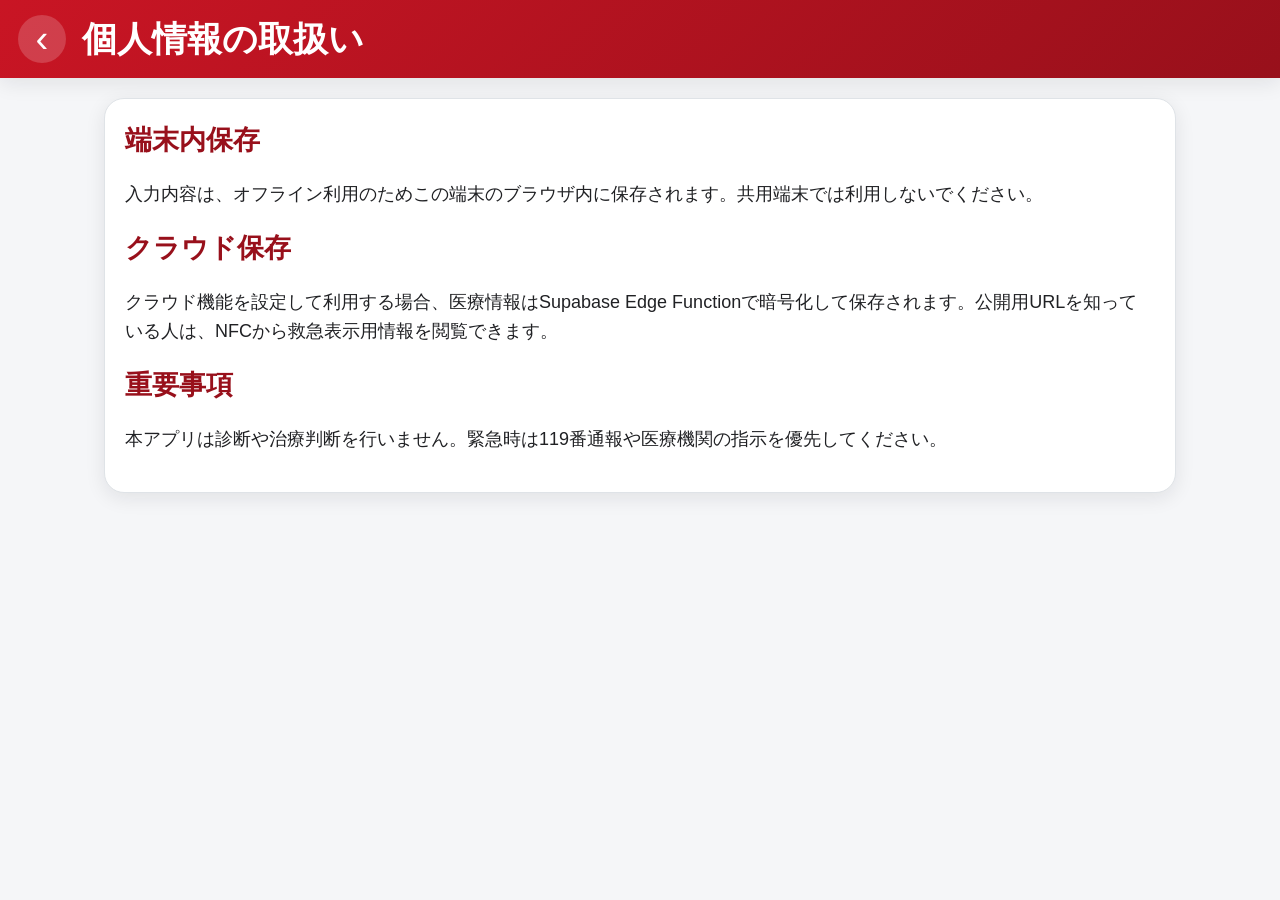
<file: privacy.html>
<!DOCTYPE html><html lang="ja"><head><meta charset="UTF-8"><meta name="viewport" content="width=device-width,initial-scale=1"><title>個人情報の取扱い</title><link rel="stylesheet" href="styles.css"></head><body><header class="app-header compact"><a class="back-link" href="index.html">‹</a><div><h1>個人情報の取扱い</h1></div></header><main class="container"><section class="card"><h2>端末内保存</h2><p>入力内容は、オフライン利用のためこの端末のブラウザ内に保存されます。共用端末では利用しないでください。</p><h2>クラウド保存</h2><p>クラウド機能を設定して利用する場合、医療情報はSupabase Edge Functionで暗号化して保存されます。公開用URLを知っている人は、NFCから救急表示用情報を閲覧できます。</p><h2>重要事項</h2><p>本アプリは診断や治療判断を行いません。緊急時は119番通報や医療機関の指示を優先してください。</p></section></main></body></html>
</file>
<file: styles.css>
:root{
  --red:#c91524;--red-dark:#98101b;--red-soft:#fff0f1;--ink:#202124;--muted:#62666b;
  --line:#dfe3e7;--bg:#f5f6f8;--white:#fff;--shadow:0 5px 20px rgba(20,24,30,.09);
}
*{box-sizing:border-box}html{scroll-behavior:smooth}body{margin:0;background:var(--bg);color:var(--ink);font-family:-apple-system,BlinkMacSystemFont,"Yu Gothic","Hiragino Kaku Gothic ProN",Meiryo,sans-serif;font-size:18px;line-height:1.6}
button,input,select,textarea{font:inherit}button,a,label{touch-action:manipulation}.hidden{display:none!important}
.app-header{background:linear-gradient(135deg,var(--red),var(--red-dark));color:#fff;padding:22px max(18px,env(safe-area-inset-left));display:flex;align-items:center;justify-content:space-between;gap:16px;box-shadow:var(--shadow)}
.app-header.compact{padding-top:max(15px,env(safe-area-inset-top));padding-bottom:15px;justify-content:flex-start}.app-header h1{margin:0;font-size:clamp(1.55rem,4vw,2.2rem);line-height:1.25}.app-header p{margin:3px 0 0;font-weight:750}.header-icon{font-size:3rem;font-weight:900}.back-link{width:48px;height:48px;border-radius:50%;background:rgba(255,255,255,.18);color:#fff;text-decoration:none;display:grid;place-items:center;font-size:2.4rem;line-height:1}
.container{width:min(1100px,100%);margin:0 auto;padding:20px max(14px,env(safe-area-inset-right)) 100px}.setup-container{padding-bottom:130px}.app-footer{padding:18px;text-align:center;color:#555;font-weight:700}
.card,.status-card,.notice,.repeat-card,.display-section{background:#fff;border:1px solid var(--line);border-radius:20px;box-shadow:var(--shadow);padding:20px;margin-bottom:18px}.card h2,.repeat-card h3{margin:0 0 10px;color:var(--red-dark)}.card h3{margin:14px 0 8px}.muted{color:var(--muted)}
.status-card{display:flex;gap:16px;align-items:center}.status-card h2{margin:0}.status-card p{margin:2px 0}.status-dot{width:54px;height:54px;border-radius:50%;background:#bbb;flex:0 0 auto}.status-card.registered .status-dot{background:var(--red);position:relative}.status-card.registered .status-dot:after{content:"✓";color:#fff;font-size:2rem;font-weight:900;position:absolute;inset:0;display:grid;place-items:center}
.home-actions{display:grid;gap:14px;margin-bottom:18px}.action-card{display:flex;align-items:center;gap:16px;text-align:left;width:100%;min-height:94px;border-radius:20px;border:3px solid var(--red);padding:17px 19px;background:#fff;color:var(--red-dark);text-decoration:none;box-shadow:var(--shadow);cursor:pointer}.action-card.primary{background:var(--red);color:#fff}.action-card>span{font-size:2.1rem;min-width:44px;text-align:center}.action-card strong{font-size:1.45rem;display:block}.action-card small{display:block;font-weight:700;margin-top:2px}
.primary-btn,.secondary-btn,.danger-btn{display:inline-flex;align-items:center;justify-content:center;min-height:54px;border-radius:14px;padding:10px 18px;font-weight:900;text-decoration:none;cursor:pointer}.primary-btn{border:2px solid var(--red);background:var(--red);color:#fff}.secondary-btn{border:2px solid var(--red);background:#fff;color:var(--red-dark)}.danger-btn{border:2px solid #111;background:#111;color:#fff}.button-row{display:flex;flex-wrap:wrap;gap:10px}.file-label{cursor:pointer}.danger-zone{border-color:#222}
.notice{border-left:7px solid var(--red);background:#fff}.notice.soft{background:var(--red-soft);box-shadow:none}.cloud-status{padding:10px 12px;background:#f0f2f4;border-radius:12px;font-weight:900}.cloud-status[data-status-type="saved"]{background:#e8f7ed;color:#176331}.cloud-status[data-status-type="error"]{background:#fff0f1;color:#991521}.nfc-url-panel{margin-top:16px;padding:16px;background:#f7f8f9;border-radius:16px}.nfc-url-panel textarea{width:100%}
.two-col,.form-grid{display:grid;grid-template-columns:1fr 1fr;gap:14px 18px}.form-grid .full{grid-column:1/-1}.field,.two-col label{display:block;font-weight:850}.field span,.two-col label{color:#333}.field input,.field select,.field textarea,.two-col input,textarea,select{display:block;width:100%;margin-top:5px;border:2px solid #cfd4d9;border-radius:13px;background:#fff;color:#111;min-height:52px;padding:10px 12px}.field textarea{min-height:100px;resize:vertical}.field input:focus,.field select:focus,.field textarea:focus{border-color:var(--red);outline:3px solid rgba(201,21,36,.13)}.help-text{font-size:.94rem;color:#60646a;font-weight:650}.required{color:var(--red);font-weight:900}
.step-bar{position:sticky;top:0;z-index:20;background:#fff;border-bottom:1px solid var(--line);padding:10px max(14px,calc((100vw - 1100px)/2 + 14px));box-shadow:0 3px 12px rgba(0,0,0,.06)}.step-bar>div:first-child{display:flex;justify-content:space-between;gap:12px;font-weight:900}.progress{height:9px;background:#e5e7e9;border-radius:999px;margin-top:7px;overflow:hidden}.progress span{display:block;height:100%;background:var(--red);width:14.28%;transition:width .2s}.wizard-nav{position:fixed;left:0;right:0;bottom:0;z-index:30;background:#fff;border-top:1px solid var(--line);padding:12px max(14px,calc((100vw - 1100px)/2 + 14px)) max(12px,env(safe-area-inset-bottom));display:grid;grid-template-columns:1fr 2fr;gap:12px}.wizard-nav button{font-size:1.3rem}
.section-title{display:flex;align-items:flex-start;justify-content:space-between;gap:12px;margin-bottom:14px}.section-title h2{margin:0;color:var(--red-dark)}.section-title p{margin:3px 0;color:#555}.add-btn{border:2px solid var(--red);background:#fff;color:var(--red);border-radius:12px;min-height:48px;padding:8px 13px;font-weight:900;white-space:nowrap}.repeat-card{box-shadow:none;border-width:2px;position:relative}.repeat-head{display:flex;align-items:center;justify-content:space-between;gap:10px;border-bottom:1px solid #eceff1;padding-bottom:10px;margin-bottom:14px}.repeat-head h3{margin:0}.remove-btn{border:2px solid #333;background:#fff;color:#222;border-radius:10px;padding:7px 11px;font-weight:900}.subrepeat{margin-top:15px;padding:14px;background:#f8f9fa;border-radius:15px}.subrepeat-head{display:flex;justify-content:space-between;align-items:center;gap:10px}.subrepeat-head h4{margin:0;color:#333}.mini-card{border:1px solid #d9dde1;border-radius:13px;padding:12px;margin-top:10px;background:#fff}.empty-box{padding:16px;border:2px dashed #cbd0d5;border-radius:15px;color:#666;text-align:center;font-weight:750}
.check-group{display:grid;grid-template-columns:repeat(2,minmax(0,1fr));gap:8px 12px;margin-top:6px}.check-item{display:flex;align-items:flex-start;gap:8px;background:#fff;border:1px solid #d9dde2;border-radius:11px;padding:9px 10px;font-weight:750}.check-item input{width:24px;height:24px;flex:0 0 auto;margin:1px 0}.compact-group{grid-template-columns:repeat(4,minmax(0,1fr))}.help-details{margin-top:10px;border:1px solid #dce0e4;border-radius:12px;background:#fafbfb}.help-details summary{padding:10px 12px;font-weight:900;cursor:pointer}.help-details>div{padding:0 12px 12px}.help-details h4{margin:12px 0 5px;color:var(--red-dark)}.help-details ul{margin:5px 0 0;padding-left:1.3em}
.body-picker{display:grid;grid-template-columns:1fr 1fr;gap:12px}.body-panel{border:1px solid #d9dde2;border-radius:15px;padding:12px;background:#fafbfb}.body-panel h4{text-align:center;margin:0 0 9px}.body-shape{font-size:5rem;text-align:center;line-height:1;margin-bottom:10px}.body-buttons{display:grid;grid-template-columns:1fr 1fr;gap:7px}.body-btn{min-height:43px;border:1px solid #cdd2d7;border-radius:10px;background:#fff;font-weight:800}.body-btn.selected{background:var(--red);color:#fff;border-color:var(--red)}
.review-section{border-top:3px solid var(--red);padding-top:12px;margin-top:18px}.review-section h3{color:var(--red-dark)}.review-list{margin:0;padding-left:1.3em}.review-list li{margin:.35em 0}.consent-box{background:#fff6e6;border:2px solid #e1a62b;border-radius:15px;padding:14px;margin-top:16px}.consent-box label{display:flex;gap:10px;margin:9px 0;font-weight:850}.consent-box input{width:24px;height:24px}
.loading,.no-data{text-align:center;padding:40px 18px;background:#fff;border-radius:20px}.profile-head{background:#fff;border:3px solid var(--red);border-radius:20px;padding:18px;margin-bottom:15px}.profile-head h1{margin:0;color:var(--red-dark)}.profile-meta{display:flex;flex-wrap:wrap;gap:9px;margin-top:10px}.meta-pill{background:#f2f3f4;border-radius:999px;padding:7px 12px;font-weight:900}.urgent-box{background:var(--red-soft);border:3px solid var(--red);border-radius:20px;padding:17px;margin-bottom:15px}.urgent-box h2{margin:0 0 8px;color:var(--red-dark)}.urgent-box ul{margin:0;padding-left:1.3em}.display-section{padding:0;overflow:hidden}.display-section summary{list-style:none;padding:15px 17px;font-size:1.35rem;font-weight:900;cursor:pointer;display:flex;align-items:center;justify-content:space-between}.display-section summary::-webkit-details-marker{display:none}.display-section summary:after{content:"＋";color:var(--red);font-size:1.7rem}.display-section[open] summary:after{content:"−"}.display-content{border-top:1px solid #e6e9ec;padding:15px 17px}.display-card{border:1px solid #dfe3e6;border-radius:14px;padding:13px;margin-bottom:11px}.display-card:last-child{margin-bottom:0}.display-card h3{margin:0 0 7px;color:var(--red-dark)}.data-row{display:grid;grid-template-columns:minmax(130px,.36fr) 1fr;gap:10px;border-top:1px solid #eceeef;padding:7px 0}.data-row:first-of-type{border-top:none}.data-row strong{color:#45494e}.phone-link{display:inline-flex;background:var(--red);color:#fff;text-decoration:none;border-radius:999px;padding:8px 14px;font-weight:900}.updated-at{text-align:center;color:#555;font-weight:800;margin:14px}.fixed-actions{position:fixed;left:0;right:0;bottom:0;display:flex;justify-content:center;gap:10px;padding:10px 14px max(10px,env(safe-area-inset-bottom));background:rgba(255,255,255,.96);border-top:1px solid var(--line);z-index:30}
@media(max-width:720px){body{font-size:17px}.container{padding-left:12px;padding-right:12px}.two-col,.form-grid{grid-template-columns:1fr}.form-grid .full{grid-column:auto}.check-group{grid-template-columns:1fr}.compact-group{grid-template-columns:1fr 1fr}.body-picker{grid-template-columns:1fr}.section-title{display:block}.section-title .add-btn{width:100%;margin-top:10px}.data-row{grid-template-columns:1fr}.data-row strong{margin-bottom:-5px}.button-row>*{flex:1 1 100%}}
@media print{body{background:#fff;font-size:11pt}.print-hide,.fixed-actions,.app-header{display:none!important}.container{width:100%;padding:0}.display-section{box-shadow:none;break-inside:avoid;border-radius:0;margin:0 0 10px}.display-section summary{display:none}.display-section:not([open])>.display-content{display:block}.profile-head,.urgent-box{box-shadow:none;break-inside:avoid}.display-card{break-inside:avoid}.updated-at{margin-top:20px}}
</file>
